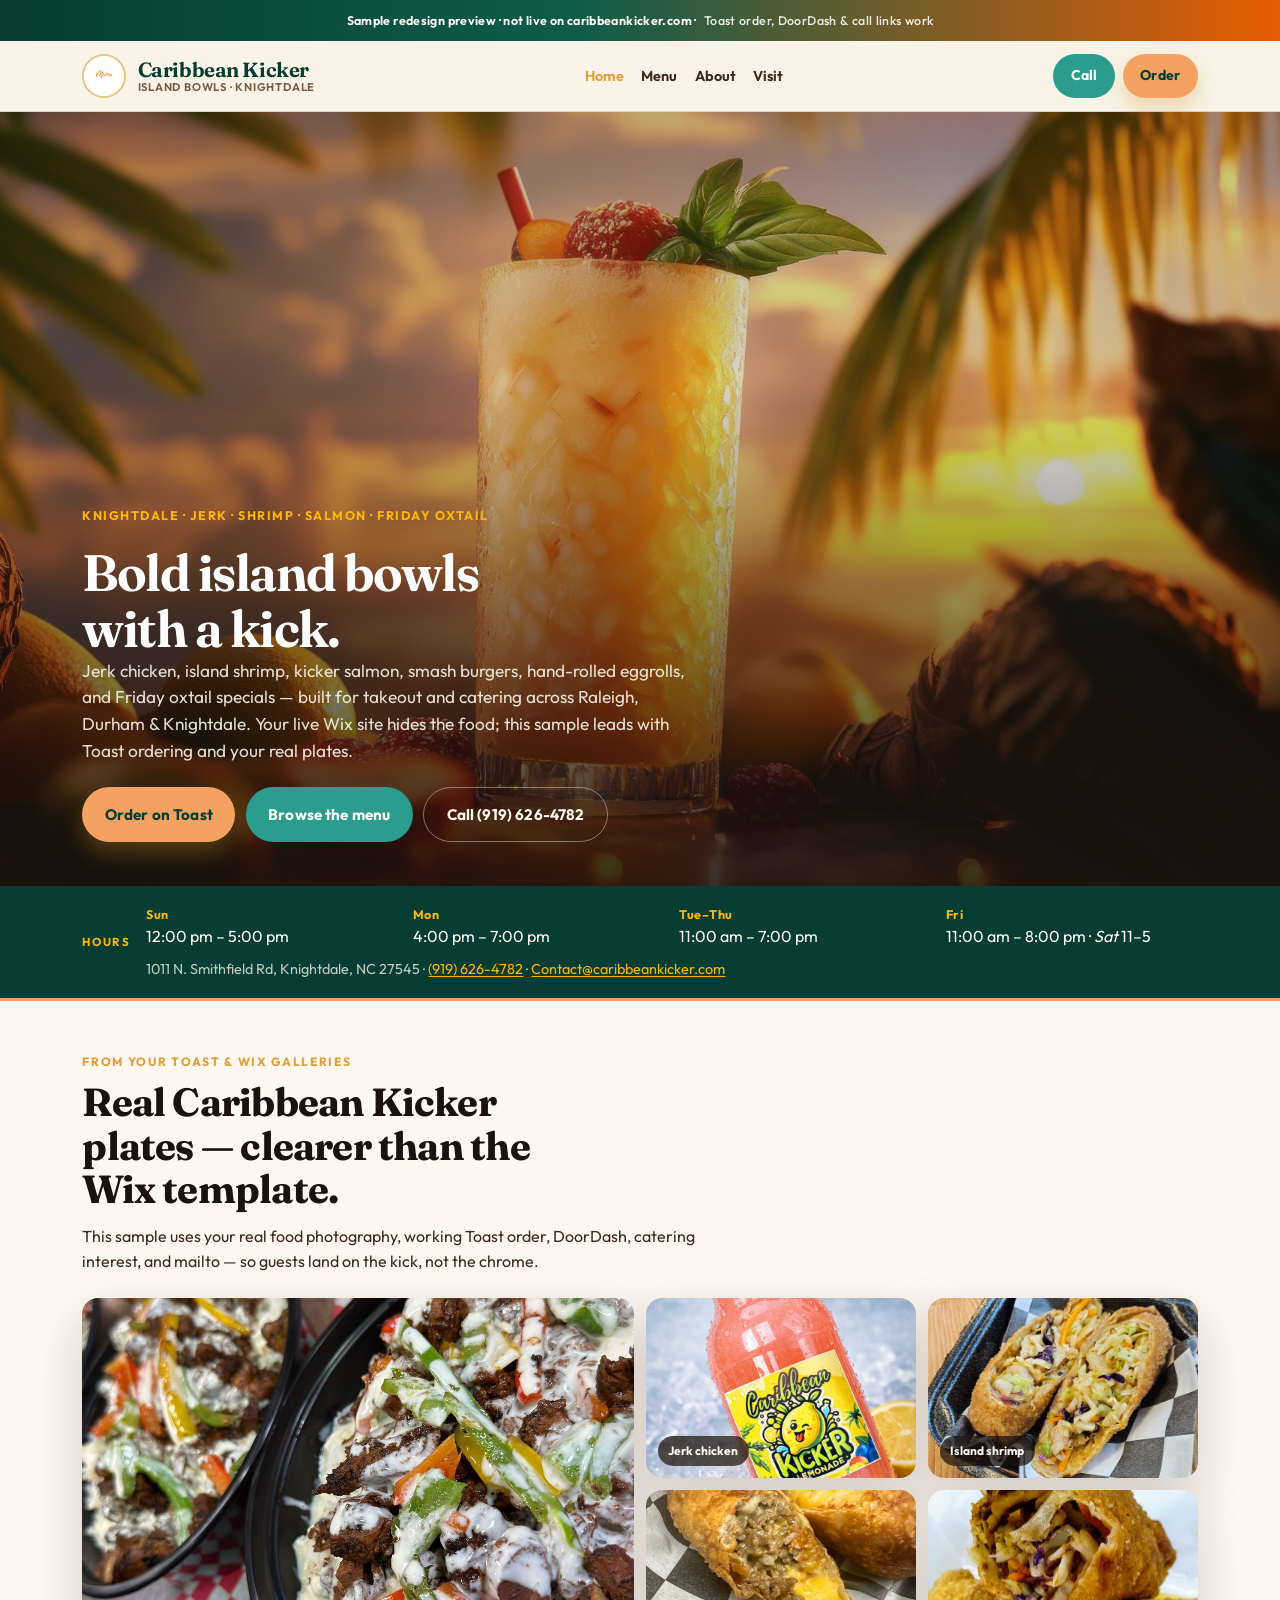
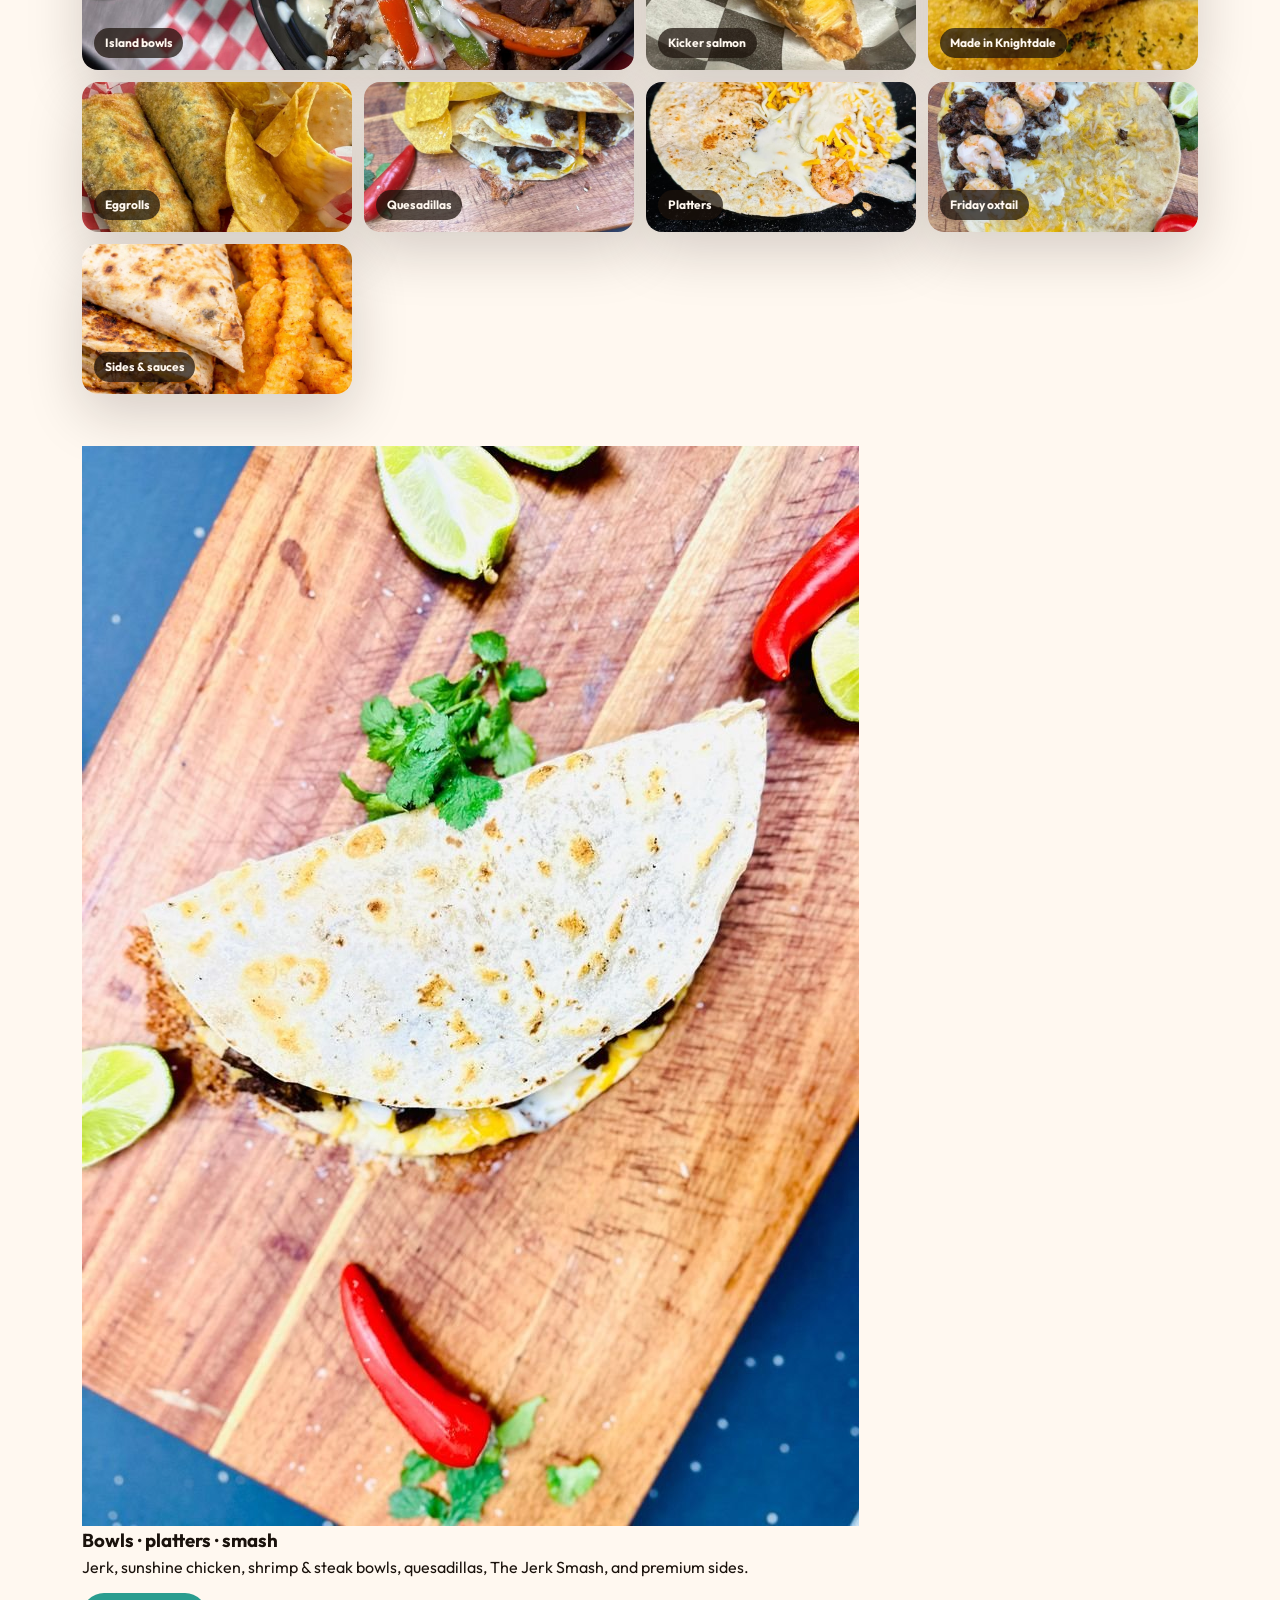
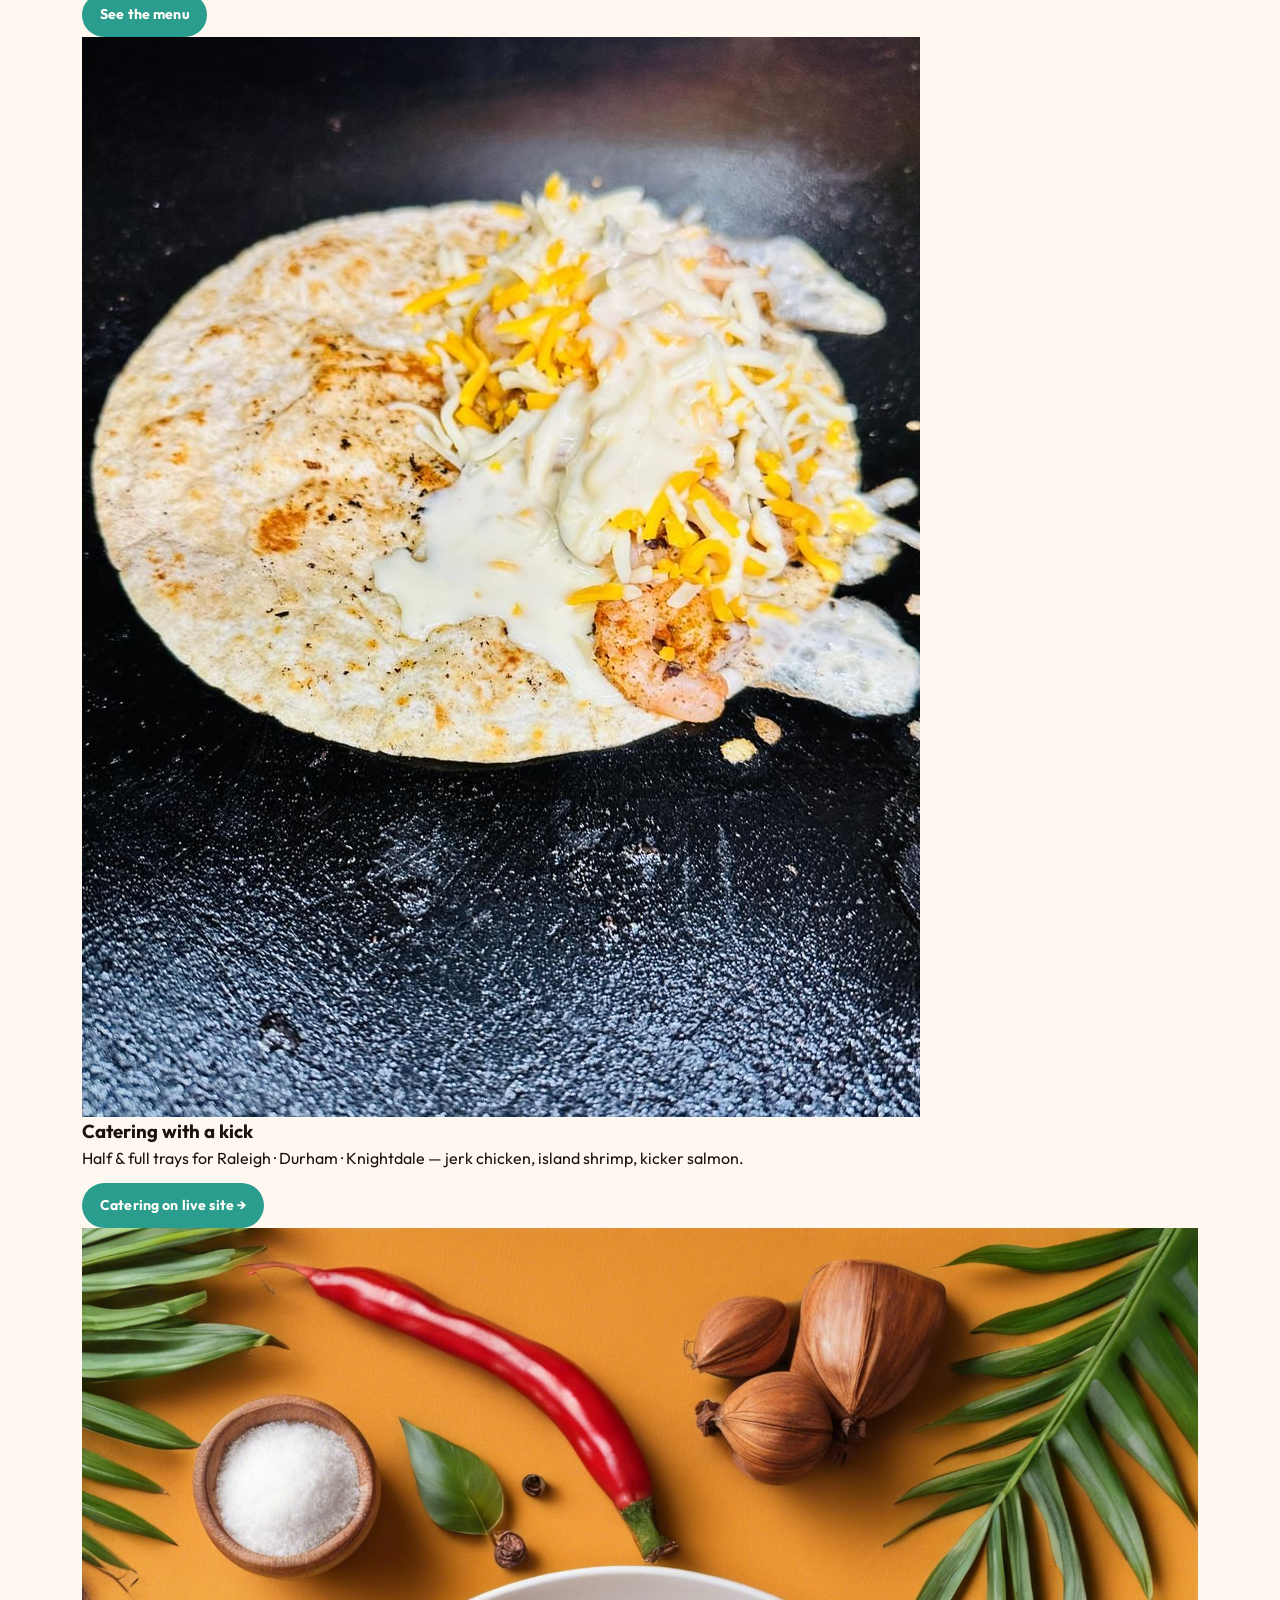
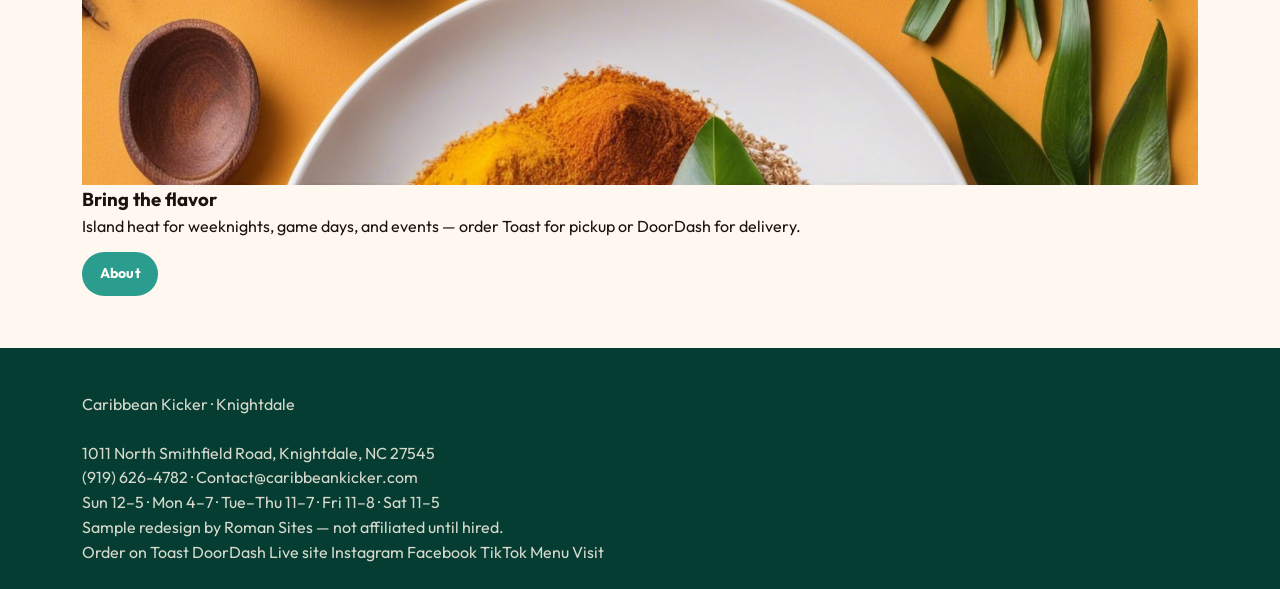
<file: index.html>
<!DOCTYPE html>
<html lang="en">
<head>
<meta charset="utf-8"/>
<meta name="viewport" content="width=device-width, initial-scale=1"/>
<title>Caribbean Kicker · Knightdale Island Bowls &amp; Jerk</title>
<meta name="description" content="Jerk chicken, island shrimp, kicker salmon bowls, eggrolls &amp; Friday oxtail in Knightdale — order on Toast."/>
<link rel="preconnect" href="https://fonts.googleapis.com"/><link rel="preconnect" href="https://fonts.gstatic.com" crossorigin/><link href="https://fonts.googleapis.com/css2?family=Fraunces:opsz,wght@9..144,500;9..144,650;9..144,700&family=Outfit:wght@400;500;600;700;800&display=swap" rel="stylesheet"/>
<link rel="stylesheet" href="assets/styles.css"/>
<link rel="icon" href="assets/logo.png"/>
</head>
<body>
<div class="preview-banner" role="status">Sample redesign preview · not live on caribbeankicker.com · <span>Toast order, DoorDash &amp; call links work</span></div>
<header class="site-header"><div class="nav-inner">
<a class="brand" href="index.html"><img class="brand-mark" src="assets/logo.png" alt="Caribbean Kicker logo" width="44" height="44"/><span class="brand-text"><span class="brand-name">Caribbean Kicker</span><span class="brand-tag">Island bowls · Knightdale</span></span></a>
<nav class="nav-links" aria-label="Primary"><a href="index.html" aria-current="page">Home</a><a href="menu.html">Menu</a><a href="about.html">About</a><a href="visit.html">Visit</a></nav>
<div class="nav-ctas">
<a class="btn btn-secondary" href="tel:9196264782">Call</a>
<a class="btn btn-primary" href="https://order.toasttab.com/online/caribbeankicker" target="_blank" rel="noopener">Order</a>
<button class="nav-toggle" type="button" data-nav-toggle aria-expanded="false" aria-controls="mobile-nav" aria-label="Open menu"><span></span></button>
</div></div>
<div class="mobile-panel" id="mobile-nav" data-mobile-panel>
<a href="index.html">Home</a><a href="menu.html">Menu</a><a href="about.html">About</a><a href="visit.html">Visit</a>
<a href="https://order.toasttab.com/online/caribbeankicker" target="_blank" rel="noopener">Order on Toast</a>
<a href="https://www.doordash.com/store/caribbean-kicker-knightdale-35176887/74408645/" target="_blank" rel="noopener">DoorDash</a>
<a href="https://www.instagram.com/caribbean_kicker" target="_blank" rel="noopener">Instagram</a>
<a href="https://www.tiktok.com/@caribbeankicker" target="_blank" rel="noopener">TikTok</a>
<a href="tel:9196264782">(919) 626-4782</a>
<a href="mailto:Contact@caribbeankicker.com">Contact@caribbeankicker.com</a>
<div class="mobile-ctas">
<a class="btn btn-secondary" href="tel:9196264782">Call</a>
<a class="btn btn-primary" href="https://order.toasttab.com/online/caribbeankicker" target="_blank" rel="noopener">Order on Toast</a>
</div></div></header>

<main>
<section class="hero">
<div class="hero-media" aria-hidden="true"><img src="assets/hero.jpg" alt="" width="1920" height="1080" fetchpriority="high"/></div>
<div class="hero-shade" aria-hidden="true"></div>
<div class="hero-content">
<p class="eyebrow">Knightdale · jerk · shrimp · salmon · Friday oxtail</p>
<h1 style="font-family:var(--font-display);font-size:clamp(2rem,5vw,3.2rem);line-height:1.1;margin:.4rem 0 0;color:#fff">Bold island bowls with a kick.</h1>
<p class="hero-lead">Jerk chicken, island shrimp, kicker salmon, smash burgers, hand-rolled eggrolls, and Friday oxtail specials — built for takeout and catering across Raleigh, Durham &amp; Knightdale. Your live Wix site hides the food; this sample leads with Toast ordering and your real plates.</p>
<div class="hero-actions">
<a class="btn btn-primary btn-lg" href="https://order.toasttab.com/online/caribbeankicker" target="_blank" rel="noopener">Order on Toast</a>
<a class="btn btn-secondary btn-lg btn-on-dark" href="menu.html">Browse the menu</a>
<a class="btn btn-ghost btn-lg btn-on-dark" href="tel:9196264782">Call (919) 626-4782</a>
</div></div></section>
<aside class="hours-strip" aria-label="Hours"><div class="hours-strip-inner"><div class="hours-label">Hours</div><div>
<div class="hours-grid">
<div><strong>Sun</strong>12:00 pm – 5:00 pm</div>
<div><strong>Mon</strong>4:00 pm – 7:00 pm</div>
<div><strong>Tue–Thu</strong>11:00 am – 7:00 pm</div>
<div><strong>Fri</strong>11:00 am – 8:00 pm · <em>Sat</em> 11–5</div>
</div>
<p class="hours-note">1011 N. Smithfield Rd, Knightdale, NC 27545 · <a href="tel:9196264782">(919) 626-4782</a> · <a href="mailto:Contact@caribbeankicker.com">Contact@caribbeankicker.com</a></p>
</div></div></aside>
<section class="photo-mosaic section"><div class="section-inner">
<p class="section-kicker">From your Toast &amp; Wix galleries</p>
<h2>Real Caribbean Kicker plates — clearer than the Wix template.</h2>
<p style="color:var(--ink-soft);max-width:42rem;margin:.75rem 0 0">This sample uses your real food photography, working Toast order, DoorDash, catering interest, and mailto — so guests land on the kick, not the chrome.</p>
<div class="photo-mosaic-grid" style="margin-top:1.5rem">
<figure class="tile"><img src="assets/food1.jpg" alt="Caribbean Kicker dish" loading="lazy"/><figcaption class="tile-caption">Island bowls</figcaption></figure>
<figure class="tile"><img src="assets/food2.jpg" alt="Jerk" loading="lazy"/><figcaption class="tile-caption">Jerk chicken</figcaption></figure>
<figure class="tile"><img src="assets/food3.jpg" alt="Shrimp" loading="lazy"/><figcaption class="tile-caption">Island shrimp</figcaption></figure>
<figure class="tile"><img src="assets/food4.jpg" alt="Salmon" loading="lazy"/><figcaption class="tile-caption">Kicker salmon</figcaption></figure>
<figure class="tile wide"><img src="assets/food5.jpg" alt="Featured" loading="lazy"/><figcaption class="tile-caption">Made in Knightdale</figcaption></figure>
<figure class="tile"><img src="assets/food6.jpg" alt="Eggroll" loading="lazy"/><figcaption class="tile-caption">Eggrolls</figcaption></figure>
<figure class="tile"><img src="assets/food7.jpg" alt="Quesadilla" loading="lazy"/><figcaption class="tile-caption">Quesadillas</figcaption></figure>
<figure class="tile"><img src="assets/food8.jpg" alt="Platter" loading="lazy"/><figcaption class="tile-caption">Platters</figcaption></figure>
<figure class="tile"><img src="assets/food9.jpg" alt="Oxtail" loading="lazy"/><figcaption class="tile-caption">Friday oxtail</figcaption></figure>
<figure class="tile"><img src="assets/food10.jpg" alt="More" loading="lazy"/><figcaption class="tile-caption">Sides &amp; sauces</figcaption></figure>
</div></div></section>
<section class="section" style="padding-top:0"><div class="section-inner">
<div class="card-grid">
<article class="card"><img src="assets/food11.jpg" alt="Menu" loading="lazy"/><div class="card-body"><h3>Bowls · platters · smash</h3><p>Jerk, sunshine chicken, shrimp &amp; steak bowls, quesadillas, The Jerk Smash, and premium sides.</p><p style="margin-top:.8rem"><a class="btn btn-secondary" href="menu.html">See the menu</a></p></div></article>
<article class="card"><img src="assets/food12.jpg" alt="Catering" loading="lazy"/><div class="card-body"><h3>Catering with a kick</h3><p>Half &amp; full trays for Raleigh · Durham · Knightdale — jerk chicken, island shrimp, kicker salmon.</p><p style="margin-top:.8rem"><a class="btn btn-secondary" href="https://www.caribbeankicker.com/" target="_blank" rel="noopener">Catering on live site →</a></p></div></article>
<article class="card"><img src="assets/about.jpg" alt="About" loading="lazy"/><div class="card-body"><h3>Bring the flavor</h3><p>Island heat for weeknights, game days, and events — order Toast for pickup or DoorDash for delivery.</p><p style="margin-top:.8rem"><a class="btn btn-secondary" href="about.html">About</a></p></div></article>
</div>
</div></section>
</main>
<footer class="site-footer"><div class="footer-inner"><div>
<div class="footer-brand">Caribbean Kicker · Knightdale</div>
<div class="footer-meta" style="margin-top:.75rem">
<p>1011 North Smithfield Road, Knightdale, NC 27545</p>
<p><a href="tel:9196264782">(919) 626-4782</a> · <a href="mailto:Contact@caribbeankicker.com">Contact@caribbeankicker.com</a></p>
<p>Sun 12–5 · Mon 4–7 · Tue–Thu 11–7 · Fri 11–8 · Sat 11–5</p>
<p>Sample redesign by Roman Sites — not affiliated until hired.</p>
</div></div>
<div class="footer-links">
<a href="https://order.toasttab.com/online/caribbeankicker" target="_blank" rel="noopener">Order on Toast</a>
<a href="https://www.doordash.com/store/caribbean-kicker-knightdale-35176887/74408645/" target="_blank" rel="noopener">DoorDash</a>
<a href="https://www.caribbeankicker.com/" target="_blank" rel="noopener">Live site</a>
<a href="https://www.instagram.com/caribbean_kicker" target="_blank" rel="noopener">Instagram</a>
<a href="https://www.facebook.com/caribbeankicker" target="_blank" rel="noopener">Facebook</a>
<a href="https://www.tiktok.com/@caribbeankicker" target="_blank" rel="noopener">TikTok</a>
<a href="menu.html">Menu</a>
<a href="visit.html">Visit</a>
</div></div></footer>
<script src="assets/site.js"></script></body></html>
</file>
<file: assets/styles.css>
/* theme overrides */
:root {
  --ink: #1a120c;
  --plum: #0e5c4a;
  --plum-deep: #063d32;
  --wine: #e85d04;
  --gold: #f4a261;
  --gold-hot: #ffb703;
  --espresso: #063d32;
  --wood: #0e5c4a;
  --gold-deep: #e09f3e;
  --fried: #e85d04;
  --collard: #2a9d8f;
  --collard-deep: #0e5c4a;
}
.preview-banner {
  background: linear-gradient(90deg, #063d32, #0e5c4a 45%, #e85d04) !important;
}

/* Caribbean Kicker — Knightdale island bowls & jerk preview */
:root {
  --gold: #f4a261;
  --gold-deep: #e09f3e;
  --amber: #ffb703;
  --fried: #e85d04;
  --espresso: #063d32;
  --wood: #0e5c4a;
  --bark: #1a5c4a;
  --cream: #fff8f0;
  --biscuit: #ffe8cc;
  --gravy: #ffd9a8;
  --ink: #1a120c;
  --ink-soft: #3d2a1c;
  --muted: #7a5c44;
  --collard: #2a9d8f;
  --collard-deep: #0e5c4a;
  --white: #fffdf8;
  --border: rgba(6, 61, 50, 0.14);
  --banner-h: 2.55rem;
  --nav-h: 4.4rem;
  --max: 72rem;
  --radius: 16px;
  --font-display: "Fraunces", "Iowan Old Style", Georgia, serif;
  --font-body: "Outfit", "Avenir Next", "Segoe UI", system-ui, sans-serif;
  --ease: cubic-bezier(0.22, 1, 0.36, 1);
  --shadow: 0 20px 55px rgba(28, 18, 12, 0.18);
}

*, *::before, *::after { box-sizing: border-box; margin: 0; padding: 0; }
html { scroll-behavior: smooth; }
body {
  font-family: var(--font-body);
  color: var(--ink);
  background: var(--cream);
  line-height: 1.55;
  -webkit-font-smoothing: antialiased;
}
img { max-width: 100%; display: block; }
a { color: inherit; text-decoration: none; }
ul { list-style: none; }
button { font: inherit; border: 0; background: none; cursor: pointer; color: inherit; }

.preview-banner {
  position: sticky; top: 0; z-index: 1000;
  min-height: var(--banner-h);
  display: flex; align-items: center; justify-content: center; gap: .45rem; flex-wrap: wrap;
  padding: .55rem 1rem;
  background: linear-gradient(90deg, var(--espresso), var(--wood) 45%, var(--gold-deep));
  color: var(--white);
  font-size: .78rem; font-weight: 650; letter-spacing: .03em; text-align: center;
}
.preview-banner span { opacity: .9; font-weight: 500; }

.site-header {
  position: sticky; top: var(--banner-h); z-index: 900;
  background: rgba(250, 244, 232, 0.93);
  backdrop-filter: blur(14px); -webkit-backdrop-filter: blur(14px);
  border-bottom: 1px solid var(--border);
}
.nav-inner {
  max-width: var(--max); margin: 0 auto; height: var(--nav-h);
  padding: 0 1.15rem; display: flex; align-items: center; justify-content: space-between; gap: 1rem;
}
.brand { display: flex; align-items: center; gap: .7rem; min-width: 0; }
.brand-mark {
  width: 44px; height: 44px; border-radius: 50%;
  object-fit: cover; border: 2px solid rgba(201,146,42,.45); background: var(--biscuit);
}
.brand-text { display: flex; flex-direction: column; line-height: 1.1; }
.brand-name { font-family: var(--font-display); font-size: 1.28rem; color: var(--espresso); letter-spacing: -.02em; font-weight: 650; }
.brand-tag { font-size: .7rem; color: var(--muted); font-weight: 650; letter-spacing: .07em; text-transform: uppercase; }
.nav-links { display: none; gap: 1.1rem; align-items: center; font-size: .9rem; font-weight: 650; }
.nav-links a { color: var(--ink-soft); }
.nav-links a:hover, .nav-links a[aria-current="page"] { color: var(--gold-deep); }
.nav-ctas { display: flex; align-items: center; gap: .5rem; }
.nav-toggle {
  width: 42px; height: 42px; display: inline-flex; align-items: center; justify-content: center;
  border-radius: 11px; border: 1px solid var(--border); background: var(--white);
}
.nav-toggle span, .nav-toggle span::before, .nav-toggle span::after {
  display: block; width: 18px; height: 2px; background: var(--ink); position: relative; border-radius: 2px;
}
.nav-toggle span::before, .nav-toggle span::after { content: ""; position: absolute; left: 0; }
.nav-toggle span::before { top: -6px; }
.nav-toggle span::after { top: 6px; }
.mobile-panel {
  display: none; flex-direction: column; gap: .35rem; padding: .5rem 1.15rem 1.15rem;
  border-top: 1px solid var(--border); background: var(--cream);
}
.mobile-panel.open { display: flex; }
.mobile-panel a {
  padding: .75rem .85rem; border-radius: 10px; font-weight: 650; color: var(--ink-soft);
}
.mobile-panel a:hover { background: var(--biscuit); color: var(--gold-deep); }
.mobile-ctas { display: grid; grid-template-columns: 1fr 1fr; gap: .55rem; margin-top: .4rem; }

.btn {
  display: inline-flex; align-items: center; justify-content: center; gap: .4rem;
  padding: .7rem 1.1rem; border-radius: 999px; font-weight: 700; font-size: .88rem;
  letter-spacing: .01em; transition: transform .2s var(--ease), box-shadow .2s var(--ease), background .2s;
  white-space: nowrap;
}
.btn:hover { transform: translateY(-1px); }
.btn-primary { background: var(--gold); color: var(--espresso); box-shadow: 0 10px 24px rgba(201,146,42,.35); }
.btn-primary:hover { background: var(--amber); }
.btn-secondary { background: var(--collard); color: var(--white); }
.btn-secondary:hover { background: var(--collard-deep); }
.btn-ghost {
  background: transparent; color: var(--ink); border: 1.5px solid rgba(28,18,12,.22);
}
.btn-ghost:hover { border-color: var(--gold-deep); color: var(--gold-deep); }
.btn-lg { padding: .92rem 1.4rem; font-size: .95rem; }
.btn-on-dark.btn-ghost { color: var(--cream); border-color: rgba(250,244,232,.42); }
.btn-on-dark.btn-ghost:hover { background: rgba(255,255,255,.08); border-color: var(--cream); }

.hero {
  position: relative; min-height: min(86vh, 780px);
  display: grid; align-items: end; color: var(--cream); overflow: hidden;
}
.hero-media { position: absolute; inset: 0; }
.hero-media img { width: 100%; height: 100%; object-fit: cover; object-position: center 30%; }
.hero-shade {
  position: absolute; inset: 0;
  background:
    linear-gradient(180deg, rgba(28,18,12,.25) 0%, rgba(28,18,12,.15) 35%, rgba(28,18,12,.88) 100%),
    radial-gradient(ellipse at 20% 20%, rgba(201,146,42,.28), transparent 50%);
}
.hero-content {
  position: relative; z-index: 2; max-width: var(--max); margin: 0 auto; width: 100%;
  padding: 3.5rem 1.15rem 2.75rem;
}
.eyebrow {
  display: inline-flex; align-items: center; gap: .5rem;
  font-size: .78rem; font-weight: 700; letter-spacing: .12em; text-transform: uppercase;
  color: var(--amber); margin-bottom: .85rem;
}
.hero h1 {
  font-family: var(--font-display); font-weight: 650; font-size: clamp(2.2rem, 5.5vw, 3.7rem);
  line-height: 1.05; letter-spacing: -.03em; max-width: 14ch; margin-bottom: 1rem;
}
.hero-lead { font-size: 1.08rem; max-width: 38rem; color: rgba(250,244,232,.9); margin-bottom: 1.4rem; }
.hero-actions { display: flex; flex-wrap: wrap; gap: .65rem; }

.hours-strip {
  background: var(--espresso); color: var(--cream); border-bottom: 3px solid var(--gold);
}
.hours-strip-inner {
  max-width: var(--max); margin: 0 auto; padding: 1.15rem 1.15rem;
  display: grid; gap: 1rem;
}
.hours-label {
  font-size: .72rem; font-weight: 700; letter-spacing: .14em; text-transform: uppercase; color: var(--amber);
}
.hours-grid { display: grid; gap: .35rem .9rem; grid-template-columns: repeat(auto-fit, minmax(140px, 1fr)); }
.hours-grid strong { display: block; font-size: .78rem; color: var(--amber); font-weight: 700; letter-spacing: .04em; }
.hours-note { margin-top: .55rem; font-size: .9rem; color: rgba(250,244,232,.78); }
.hours-note a { color: var(--amber); text-decoration: underline; text-underline-offset: 2px; }

.section { padding: 3.25rem 0; }
.section-alt { background: linear-gradient(180deg, var(--biscuit), var(--cream)); }
.section-dark { background: var(--wood); color: var(--cream); }
.section-inner { max-width: var(--max); margin: 0 auto; padding: 0 1.15rem; }
.section-kicker {
  font-size: .75rem; font-weight: 750; letter-spacing: .14em; text-transform: uppercase;
  color: var(--gold-deep); margin-bottom: .55rem;
}
.section-dark .section-kicker { color: var(--amber); }
.section h2 {
  font-family: var(--font-display); font-size: clamp(1.7rem, 3.4vw, 2.45rem);
  line-height: 1.12; letter-spacing: -.02em; max-width: 18ch; margin-bottom: .75rem;
}
.section-lead { max-width: 40rem; color: var(--muted); font-size: 1.05rem; margin-bottom: 1.5rem; }
.section-dark .section-lead { color: rgba(250,244,232,.78); }

.photo-mosaic-grid {
  display: grid; gap: .75rem;
  grid-template-columns: repeat(2, 1fr);
}
@media (min-width: 720px) {
  .photo-mosaic-grid { grid-template-columns: repeat(4, 1fr); grid-template-rows: 180px 180px; }
  .photo-mosaic-grid .tile:nth-child(1) { grid-column: span 2; grid-row: span 2; }
}
.tile {
  position: relative; border-radius: var(--radius); overflow: hidden; min-height: 150px;
  box-shadow: var(--shadow);
}
.tile img { width: 100%; height: 100%; object-fit: cover; position: absolute; inset: 0; }
.tile-caption {
  position: absolute; left: .75rem; bottom: .75rem; z-index: 2;
  background: rgba(28,18,12,.72); color: var(--cream);
  padding: .35rem .65rem; border-radius: 999px; font-size: .75rem; font-weight: 700;
}

.feature-grid {
  display: grid; gap: 1rem; grid-template-columns: repeat(auto-fit, minmax(220px, 1fr));
}
.feature-card {
  background: var(--white); border: 1px solid var(--border); border-radius: var(--radius);
  padding: 1.25rem; box-shadow: 0 10px 30px rgba(28,18,12,.06);
}
.feature-card h3 {
  font-family: var(--font-display); font-size: 1.25rem; margin-bottom: .4rem; color: var(--espresso);
}
.feature-card p { color: var(--muted); font-size: .95rem; }
.feature-card a { color: var(--gold-deep); font-weight: 700; display: inline-block; margin-top: .7rem; }

.split {
  display: grid; gap: 1.5rem; align-items: center;
}
@media (min-width: 860px) {
  .split { grid-template-columns: 1.05fr .95fr; gap: 2.25rem; }
  .split.reverse { direction: rtl; }
  .split.reverse > * { direction: ltr; }
}
.split-media { border-radius: calc(var(--radius) + 4px); overflow: hidden; box-shadow: var(--shadow); min-height: 280px; }
.split-media img { width: 100%; height: 100%; object-fit: cover; min-height: 280px; }

.quote-band {
  background: var(--biscuit); border-top: 1px solid var(--border); border-bottom: 1px solid var(--border);
  padding: 2.5rem 0;
}
.quote-grid { display: grid; gap: 1rem; grid-template-columns: repeat(auto-fit, minmax(240px, 1fr)); }
.quote-card {
  background: var(--white); border-radius: var(--radius); padding: 1.25rem 1.3rem;
  border: 1px solid var(--border);
}
.quote-card p { font-size: .98rem; color: var(--ink-soft); margin-bottom: .75rem; }
.quote-card cite { font-style: normal; font-size: .8rem; font-weight: 700; color: var(--gold-deep); }

.page-hero {
  background:
    linear-gradient(135deg, rgba(28,18,12,.92), rgba(92,58,36,.85)),
    url("hero-plate.jpg") center/cover;
  color: var(--cream); padding: 3.2rem 0 2.6rem;
}
.page-hero-inner { max-width: var(--max); margin: 0 auto; padding: 0 1.15rem; }
.page-hero h1 {
  font-family: var(--font-display); font-size: clamp(1.9rem, 4vw, 2.8rem);
  line-height: 1.1; letter-spacing: -.02em; margin-bottom: .55rem;
}
.page-hero p { max-width: 38rem; color: rgba(250,244,232,.85); }
.page-hero a { color: var(--amber); text-decoration: underline; text-underline-offset: 2px; }

.menu-tabs {
  display: flex; flex-wrap: wrap; gap: .45rem; margin-bottom: 1.4rem;
}
.menu-tab {
  padding: .55rem 1rem; border-radius: 999px; font-weight: 700; font-size: .85rem;
  background: var(--white); border: 1px solid var(--border); color: var(--ink-soft);
}
.menu-tab[aria-selected="true"] {
  background: var(--espresso); color: var(--cream); border-color: var(--espresso);
}
.menu-section { margin-bottom: 1.6rem; }
.menu-section h3 {
  font-family: var(--font-display); font-size: 1.35rem; margin-bottom: .75rem;
  padding-bottom: .45rem; border-bottom: 2px solid var(--gold);
}
.menu-list { display: grid; gap: .65rem; }
.menu-item {
  display: grid; gap: .15rem; padding: .85rem 1rem; background: var(--white);
  border-radius: 12px; border: 1px solid var(--border);
}
.menu-item h4 { font-size: 1rem; font-weight: 700; color: var(--espresso); }
.menu-item p { font-size: .88rem; color: var(--muted); }
.menu-note {
  margin-top: 1rem; padding: 1rem 1.1rem; border-radius: 12px;
  background: rgba(201,146,42,.12); border: 1px solid rgba(201,146,42,.28);
  font-size: .92rem; color: var(--ink-soft);
}
.menu-note a { color: var(--gold-deep); font-weight: 700; text-decoration: underline; text-underline-offset: 2px; }

.day-grid {
  display: grid; gap: .85rem; grid-template-columns: repeat(auto-fit, minmax(240px, 1fr));
}
.day-card {
  background: var(--white); border: 1px solid var(--border); border-radius: var(--radius);
  overflow: hidden;
}
.day-card header {
  background: var(--espresso); color: var(--cream); padding: .75rem 1rem;
  font-family: var(--font-display); font-size: 1.15rem;
}
.day-card ul { padding: .85rem 1rem 1.05rem; }
.day-card li {
  padding: .35rem 0; border-bottom: 1px dashed rgba(28,18,12,.1); font-size: .92rem; color: var(--ink-soft);
}
.day-card li:last-child { border-bottom: 0; }
.day-card .famous {
  color: var(--gold-deep); font-weight: 700; font-size: .82rem; letter-spacing: .02em;
}

.cater-grid {
  display: grid; gap: .75rem; grid-template-columns: repeat(auto-fit, minmax(180px, 1fr));
}
.cater-chip {
  background: var(--white); border: 1px solid var(--border); border-radius: 12px;
  padding: .85rem 1rem; font-weight: 650; color: var(--ink-soft); text-align: center;
}

.info-cards {
  display: grid; gap: 1rem; grid-template-columns: repeat(auto-fit, minmax(220px, 1fr));
}
.info-card {
  background: var(--white); border: 1px solid var(--border); border-radius: var(--radius);
  padding: 1.25rem; display: grid; gap: .45rem;
}
.info-card h3 { font-family: var(--font-display); font-size: 1.2rem; color: var(--espresso); }
.info-card a { color: var(--gold-deep); font-weight: 700; }
.map-embed {
  border-radius: var(--radius); overflow: hidden; border: 1px solid var(--border);
  box-shadow: var(--shadow); aspect-ratio: 16/9; background: var(--biscuit);
}
.map-embed iframe { width: 100%; height: 100%; border: 0; }

.story-timeline { display: grid; gap: 1rem; }
.story-step {
  display: grid; gap: .35rem; padding: 1.1rem 1.2rem; background: var(--white);
  border-left: 4px solid var(--gold); border-radius: 0 12px 12px 0; border: 1px solid var(--border); border-left-width: 4px;
}
.story-step strong { color: var(--gold-deep); font-size: .8rem; letter-spacing: .08em; text-transform: uppercase; }

.site-footer {
  background: var(--espresso); color: rgba(250,244,232,.85); padding: 2.75rem 0 1.5rem;
}
.footer-inner { max-width: var(--max); margin: 0 auto; padding: 0 1.15rem; }
.footer-brand { margin-bottom: 1.5rem; }
.footer-brand .brand-name { font-family: var(--font-display); font-size: 1.45rem; color: var(--cream); }
.footer-brand .brand-tag { color: var(--amber); font-size: .85rem; margin-top: .25rem; }
.footer-cols {
  display: grid; gap: 1.25rem; grid-template-columns: repeat(auto-fit, minmax(180px, 1fr));
  margin-bottom: 1.75rem;
}
.footer-cols h4 {
  font-size: .75rem; letter-spacing: .12em; text-transform: uppercase; color: var(--amber); margin-bottom: .55rem;
}
.footer-cols a, .footer-cols p { display: block; margin-bottom: .35rem; font-size: .92rem; }
.footer-cols a:hover { color: var(--amber); }
.footer-bottom {
  border-top: 1px solid rgba(250,244,232,.12); padding-top: 1rem;
  font-size: .8rem; color: rgba(250,244,232,.55);
}

@media (min-width: 880px) {
  .nav-links { display: flex; }
  .nav-toggle { display: none; }
  .hours-strip-inner { grid-template-columns: auto 1fr; align-items: center; }
}
</file>
